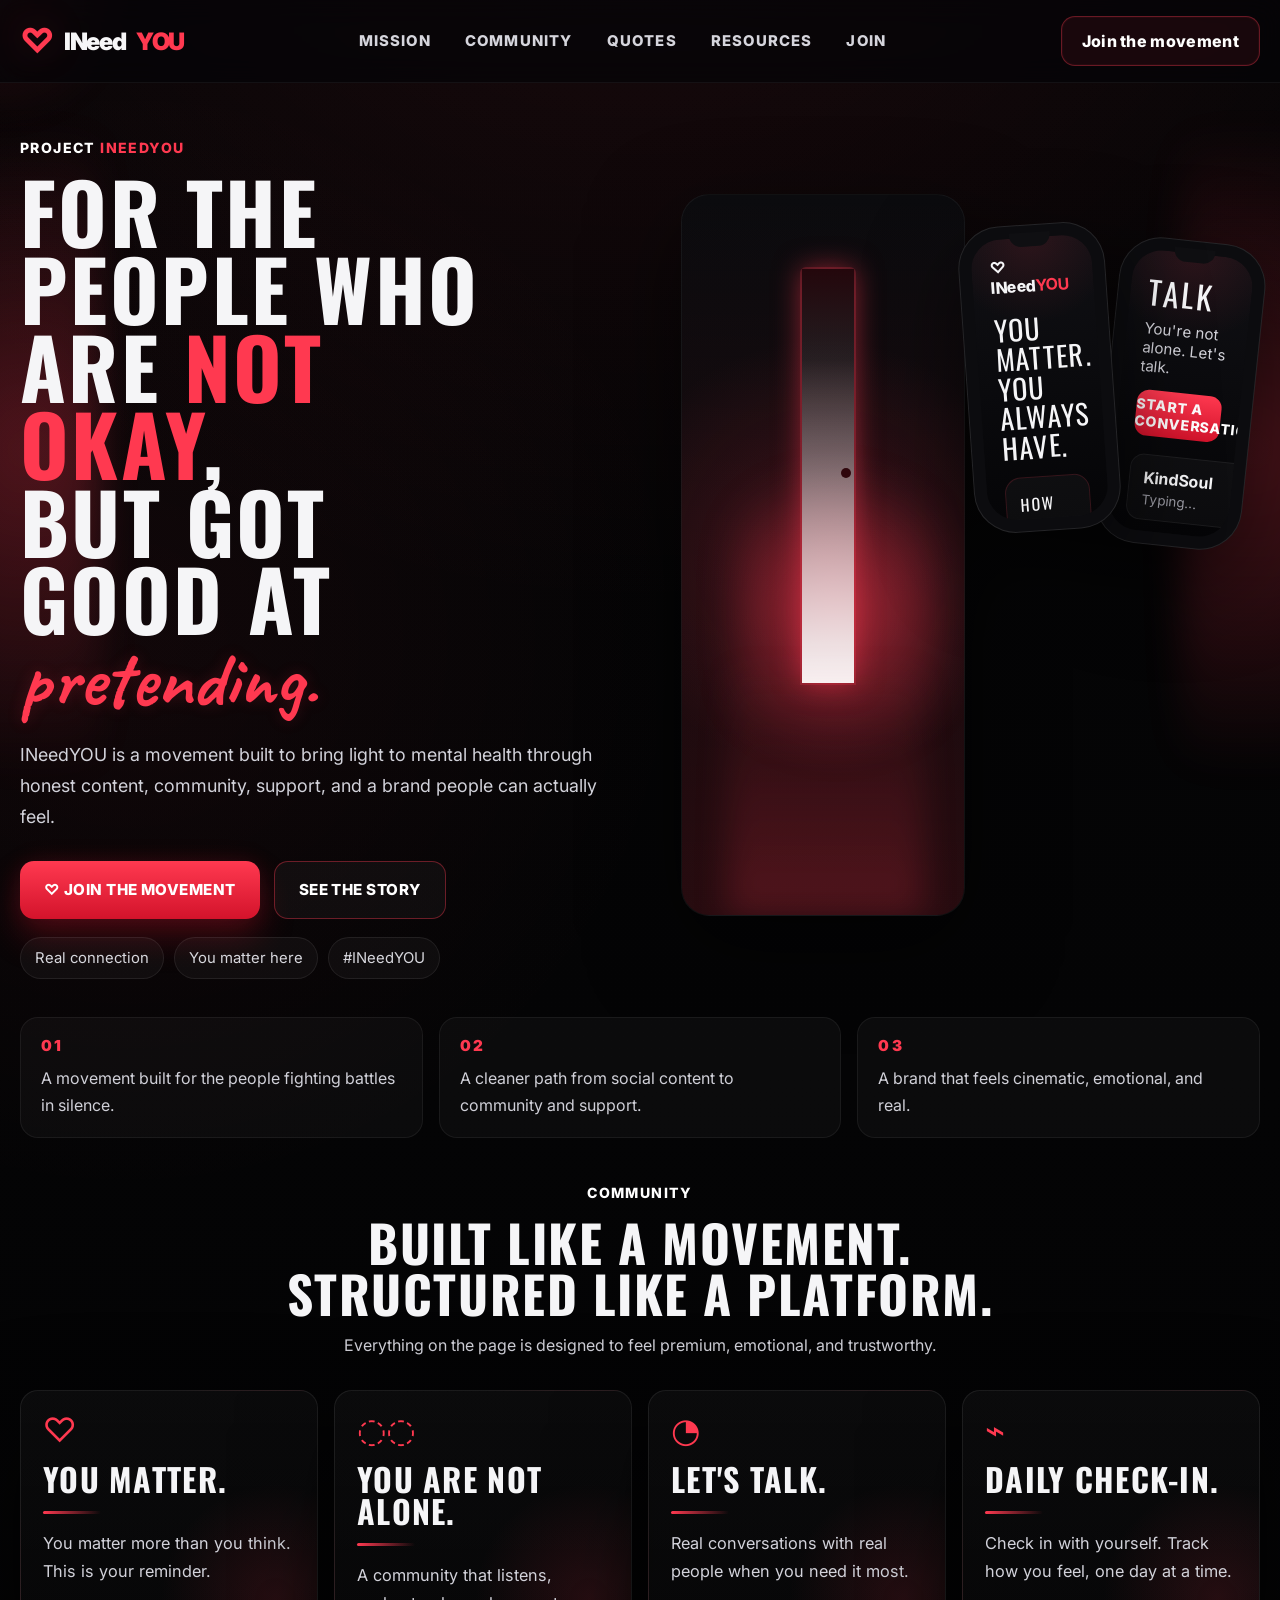
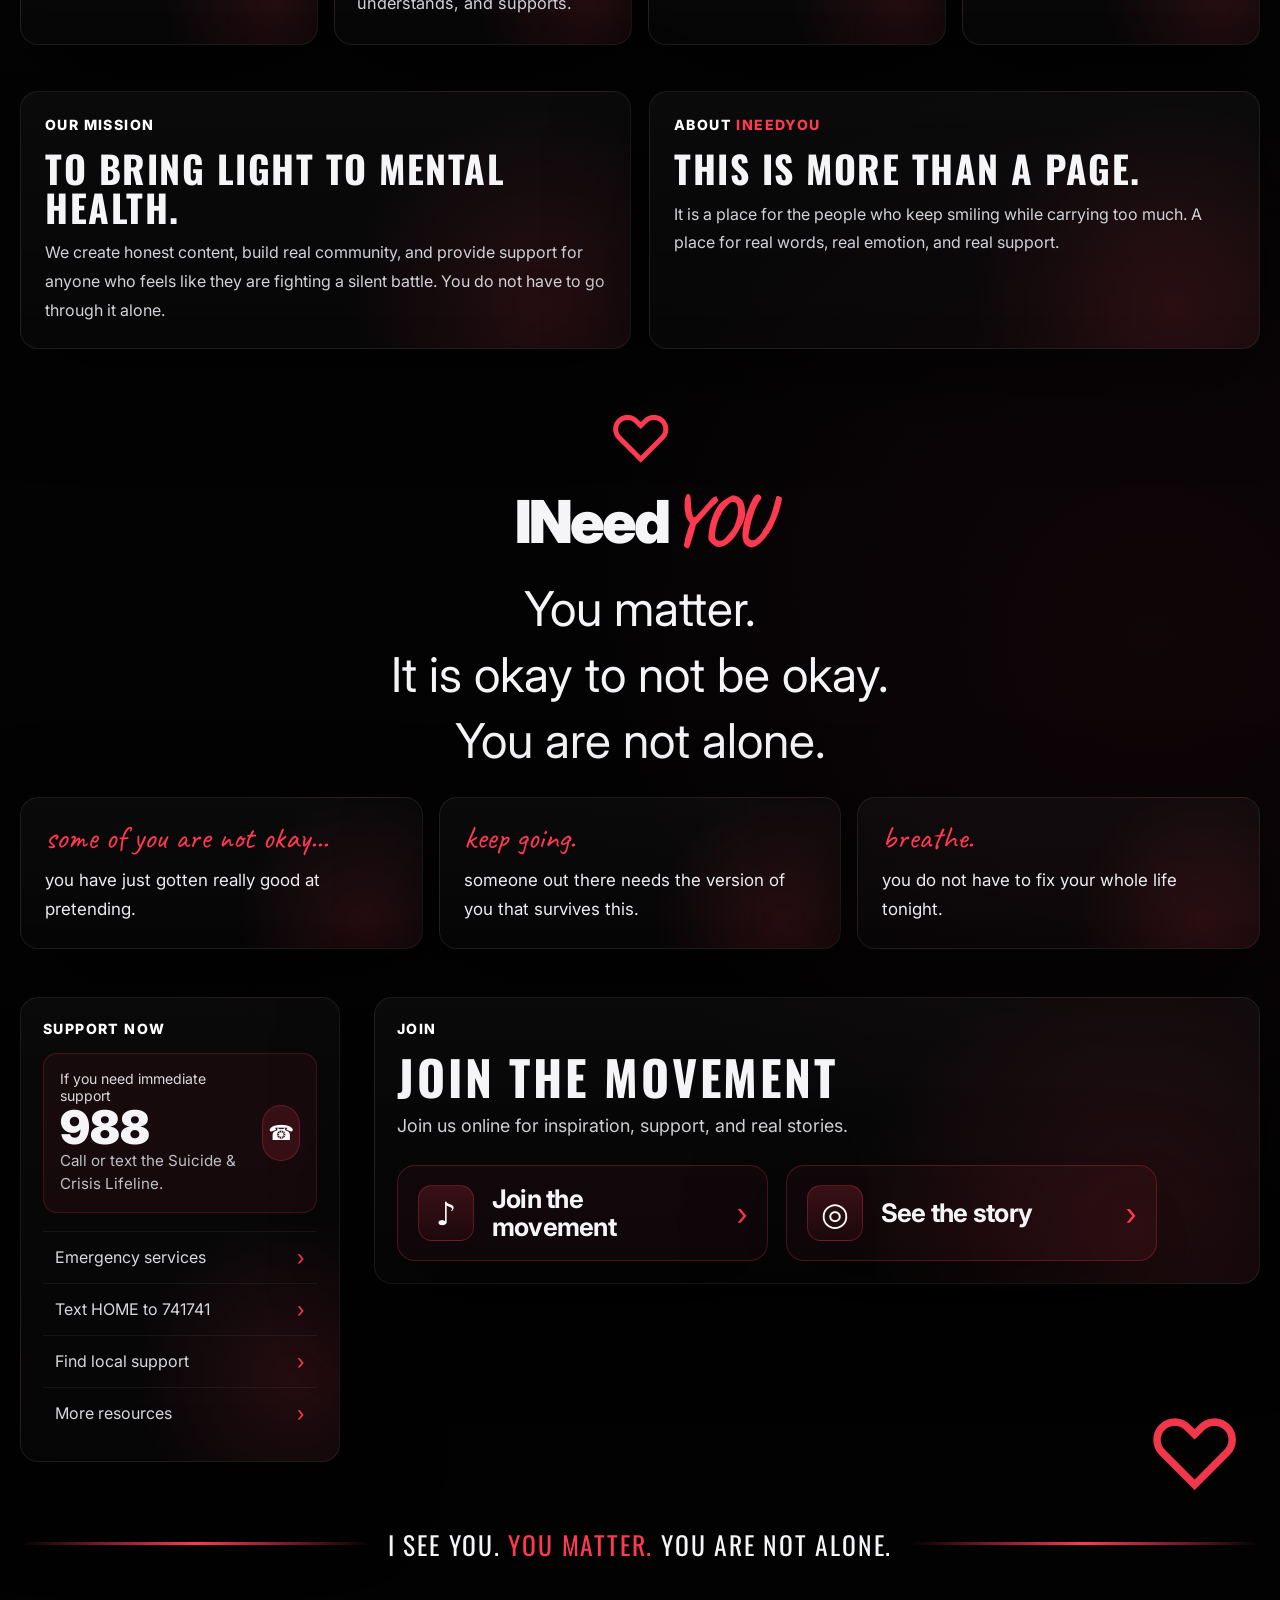
<file: index.html>
<!DOCTYPE html>
<html lang="en">
<head>
  <meta charset="UTF-8" />
  <meta name="viewport" content="width=device-width, initial-scale=1.0" />
  <title>INeedYOU</title>
  <meta name="description" content="INeedYOU — a cinematic movement for people who feel alone, unheard, or overwhelmed." />
  <link rel="preconnect" href="https://fonts.googleapis.com">
  <link rel="preconnect" href="https://fonts.gstatic.com" crossorigin>
  <link href="https://fonts.googleapis.com/css2?family=Inter:wght@400;500;600;700;800;900&family=Oswald:wght@500;600;700&family=Caveat:wght@700&display=swap" rel="stylesheet">
  <link rel="stylesheet" href="styles.css?v=10" />
</head>
<body>
  <div class="bg-grid"></div>
  <div class="ambient ambient-left"></div>
  <div class="ambient ambient-right"></div>
  <div class="cursor-glow"></div>

  <header class="site-header">
    <div class="container nav">
      <a href="#top" class="logo" aria-label="INeedYOU home">
        <span class="logo-heart">♡</span>
        <span class="logo-word">INeed</span>
        <span class="logo-you">YOU</span>
      </a>

      <button class="menu-toggle" aria-label="Toggle navigation" aria-expanded="false">☰</button>

      <nav class="nav-links" id="site-nav">
        <a href="#mission">Mission</a>
        <a href="#community">Community</a>
        <a href="#quotes">Quotes</a>
        <a href="#resources">Resources</a>
        <a href="#join">Join</a>
      </nav>

      <a href="#join" class="nav-cta">Join the movement</a>
    </div>
  </header>

  <main id="top">
    <section class="hero">
      <div class="container hero-grid">
        <div class="hero-copy reveal">
          <div class="eyebrow">PROJECT <span>INeedYOU</span></div>

          <h1>
            FOR THE PEOPLE WHO
            <span class="line-break">ARE <span class="red">NOT OKAY</span>,</span>
            <span class="line-break">BUT GOT GOOD AT</span>
            <span class="script">pretending.</span>
          </h1>

          <p class="hero-text">
            INeedYOU is a movement built to bring light to mental health through honest content,
            community, support, and a brand people can actually feel.
          </p>

          <div class="hero-actions">
            <a href="#join" class="btn btn-primary">♡ Join the movement</a>
            <a href="#quotes" class="btn btn-secondary">See the story</a>
          </div>

          <div class="hero-badges">
            <span>Real connection</span>
            <span>You matter here</span>
            <span>#INeedYOU</span>
          </div>
        </div>

        <div class="hero-visual reveal">
          <div class="hero-door-card">
            <div class="door-glow"></div>
            <div class="door-frame">
              <div class="door"></div>
            </div>
            <div class="door-reflection"></div>
          </div>

          <div class="hero-phones">
            <div class="phone phone-main">
              <div class="phone-screen">
                <div class="phone-brand">♡ <span>INeed</span><strong>YOU</strong></div>
                <div class="phone-copy">YOU MATTER.<br>YOU ALWAYS HAVE.</div>

                <div class="mini-card">
                  <div class="mini-label">HOW ARE YOU</div>
                  <div class="mini-highlight">REALLY FEELING?</div>
                  <div class="mood-grid">
                    <span>1</span><span>2</span><span>3</span><span>4</span><span class="live">5</span>
                    <span>6</span><span>7</span><span>8</span><span>9</span><span>10</span>
                  </div>
                </div>

                <div class="mini-card">
                  <div class="mini-label">WHAT'S ON YOUR MIND?</div>
                  <div class="mini-input">Write something (optional)... <em>♡</em></div>
                </div>

                <a href="#join" class="phone-btn">Save check-in</a>

                <div class="tabbar">
                  <span class="active">Home</span>
                  <span>Community</span>
                  <span>Talk</span>
                  <span>Resources</span>
                </div>
              </div>
            </div>

            <div class="phone phone-secondary">
              <div class="phone-screen">
                <div class="talk-title">TALK</div>
                <div class="talk-sub">You're not alone. Let's talk.</div>
                <a href="#join" class="phone-btn alt">Start a conversation</a>

                <div class="chat-list">
                  <div class="chat-item"><strong>KindSoul</strong><span>Typing...</span></div>
                  <div class="chat-item"><strong>RealOne</strong><span>You: Thank you</span></div>
                  <div class="chat-item"><strong>StrongerTogether</strong><span>You: I appreciate you</span></div>
                  <div class="chat-item"><strong>BeKind</strong><span>You: Means a lot</span></div>
                </div>

                <div class="tabbar">
                  <span>Home</span>
                  <span class="active">Talk</span>
                  <span>Check-In</span>
                  <span>Resources</span>
                </div>
              </div>
            </div>
          </div>
        </div>
      </div>
    </section>

    <section class="metrics reveal">
      <div class="container metrics-grid">
        <div class="metric-card">
          <div class="metric-number">01</div>
          <div class="metric-text">A movement built for the people fighting battles in silence.</div>
        </div>
        <div class="metric-card">
          <div class="metric-number">02</div>
          <div class="metric-text">A cleaner path from social content to community and support.</div>
        </div>
        <div class="metric-card">
          <div class="metric-number">03</div>
          <div class="metric-text">A brand that feels cinematic, emotional, and real.</div>
        </div>
      </div>
    </section>

    <section class="feature-section" id="community">
      <div class="container">
        <div class="section-head reveal">
          <div class="eyebrow">Community</div>
          <h2>Built like a movement. Structured like a platform.</h2>
          <p>Everything on the page is designed to feel premium, emotional, and trustworthy.</p>
        </div>

        <div class="feature-grid">
          <article class="feature-card reveal">
            <div class="feature-icon">♡</div>
            <h3>YOU MATTER.</h3>
            <div class="card-line"></div>
            <p>You matter more than you think. This is your reminder.</p>
          </article>

          <article class="feature-card reveal">
            <div class="feature-icon">◌◌</div>
            <h3>YOU ARE NOT ALONE.</h3>
            <div class="card-line"></div>
            <p>A community that listens, understands, and supports.</p>
          </article>

          <article class="feature-card reveal">
            <div class="feature-icon">◔</div>
            <h3>LET'S TALK.</h3>
            <div class="card-line"></div>
            <p>Real conversations with real people when you need it most.</p>
          </article>

          <article class="feature-card reveal">
            <div class="feature-icon">⌁</div>
            <h3>DAILY CHECK-IN.</h3>
            <div class="card-line"></div>
            <p>Check in with yourself. Track how you feel, one day at a time.</p>
          </article>
        </div>
      </div>
    </section>

    <section class="mission-section" id="mission">
      <div class="container mission-grid">
        <div class="mission-card reveal">
          <div class="eyebrow">OUR MISSION</div>
          <h2>TO BRING LIGHT TO MENTAL HEALTH.</h2>
          <p>
            We create honest content, build real community, and provide support for anyone who feels
            like they are fighting a silent battle. You do not have to go through it alone.
          </p>
        </div>

        <div class="mission-card reveal">
          <div class="eyebrow">ABOUT <span>INeedYOU</span></div>
          <h2>THIS IS MORE THAN A PAGE.</h2>
          <p>
            It is a place for the people who keep smiling while carrying too much.
            A place for real words, real emotion, and real support.
          </p>
        </div>
      </div>
    </section>

    <section class="quote-section" id="quotes">
      <div class="container">
        <div class="quote-hero reveal">
          <div class="quote-logo">
            <div class="quote-heart">♡</div>
            <div class="quote-wordmark"><span>INeed</span><strong>YOU</strong></div>
          </div>

          <div class="quote-lines">
            <p>You matter.</p>
            <p>It is okay to not be okay.</p>
            <p>You are not alone.</p>
          </div>
        </div>

        <div class="quote-grid">
          <article class="quote-card reveal">
            <div class="quote-script">some of you are not okay...</div>
            <div class="quote-body">you have just gotten really good at pretending.</div>
          </article>
          <article class="quote-card reveal">
            <div class="quote-script">keep going.</div>
            <div class="quote-body">someone out there needs the version of you that survives this.</div>
          </article>
          <article class="quote-card reveal">
            <div class="quote-script">breathe.</div>
            <div class="quote-body">you do not have to fix your whole life tonight.</div>
          </article>
        </div>
      </div>
    </section>

    <section class="bottom-section">
      <div class="container bottom-grid">
        <div class="resource-card reveal" id="resources">
          <div class="eyebrow">SUPPORT NOW</div>
          <div class="resource-panel">
            <div>
              <div class="resource-mini">If you need immediate support</div>
              <div class="resource-number">988</div>
              <div class="resource-copy">Call or text the Suicide &amp; Crisis Lifeline.</div>
            </div>
            <div class="resource-phone">☎</div>
          </div>

          <div class="resource-item">Emergency services <span>›</span></div>
          <div class="resource-item">Text HOME to 741741 <span>›</span></div>
          <div class="resource-item">Find local support <span>›</span></div>
          <div class="resource-item">More resources <span>›</span></div>
        </div>

        <div class="join-card reveal" id="join">
          <div class="eyebrow">JOIN</div>
          <h2>JOIN THE MOVEMENT</h2>
          <p>Join us online for inspiration, support, and real stories.</p>

          <div class="social-grid">
            <a href="https://www.tiktok.com/@iineed..you" target="_blank" class="social-card">
              <div class="social-icon">♪</div>
              <div class="social-copy">Join the movement</div>
              <div class="social-arrow">›</div>
            </a>

            <a href="https://www.instagram.com/ineedyou.global" target="_blank" class="social-card">
              <div class="social-icon">◎</div>
              <div class="social-copy">See the story</div>
              <div class="social-arrow">›</div>
            </a>
          </div>
        </div>
      </div>

      <div class="floating-heart">♡</div>
    </section>
  </main>

  <footer class="site-footer">
    <div class="container footer-inner">
      <div class="footer-line"></div>
      <p>I SEE YOU. <span>YOU MATTER.</span> YOU ARE NOT ALONE.</p>
      <div class="footer-line"></div>
    </div>
  </footer>

  <script src="script.js?v=10"></script>
</body>
</html>
</file>
<file: styles.css>
:root{
  --bg:#040404;
  --bg-soft:#09090b;
  --panel:rgba(255,255,255,.04);
  --panel-2:rgba(255,255,255,.06);
  --line:rgba(255,255,255,.08);
  --line-strong:rgba(255,255,255,.14);
  --text:#f5f5f7;
  --muted:#b6b6bf;
  --muted-2:#8e8e97;
  --red:#d3132b;
  --red-2:#ff3950;
  --glow:0 0 40px rgba(255,57,80,.22);
  --shadow:0 30px 90px rgba(0,0,0,.58);
  --radius:22px;
  --radius-lg:28px;
  --max:1380px;
}

*{box-sizing:border-box}
html{scroll-behavior:smooth}
body{
  margin:0;
  font-family:Inter,system-ui,-apple-system,BlinkMacSystemFont,"Segoe UI",sans-serif;
  color:var(--text);
  background:
    radial-gradient(circle at 50% -10%, rgba(255,57,80,.10), transparent 26%),
    radial-gradient(circle at 10% 20%, rgba(255,57,80,.05), transparent 20%),
    radial-gradient(circle at 90% 70%, rgba(255,57,80,.05), transparent 24%),
    linear-gradient(180deg, #050506 0%, #020203 100%);
  overflow-x:hidden;
}
a{text-decoration:none;color:inherit}
img{max-width:100%;display:block}
button{font:inherit}
.container{
  width:min(var(--max), calc(100% - 40px));
  margin:0 auto;
  position:relative;
  z-index:2;
}

/* ambient */
.bg-grid{
  position:fixed;
  inset:0;
  pointer-events:none;
  z-index:0;
  opacity:.07;
  background-image:
    linear-gradient(rgba(255,255,255,.08) 1px, transparent 1px),
    linear-gradient(90deg, rgba(255,255,255,.08) 1px, transparent 1px);
  background-size:48px 48px;
  mask-image:radial-gradient(circle at center, black 35%, transparent 85%);
}
.ambient{
  position:fixed;
  top:0;
  bottom:0;
  width:140px;
  pointer-events:none;
  z-index:0;
  background:radial-gradient(circle at center, rgba(255,57,80,.28), rgba(255,57,80,0) 72%);
  filter:blur(18px);
  animation:ambientPulse 5s ease-in-out infinite;
}
.ambient-left{left:-40px}
.ambient-right{right:-40px}
.cursor-glow{
  position:fixed;
  width:260px;
  height:260px;
  border-radius:999px;
  pointer-events:none;
  z-index:0;
  background:radial-gradient(circle, rgba(255,57,80,.12), rgba(255,57,80,0) 72%);
  filter:blur(12px);
  transform:translate(-50%,-50%);
}
@keyframes ambientPulse{
  0%,100%{opacity:.62}
  50%{opacity:1}
}

/* header */
.site-header{
  position:sticky;
  top:0;
  z-index:50;
  backdrop-filter:blur(14px);
  background:rgba(5,5,7,.72);
  border-bottom:1px solid rgba(255,255,255,.05);
}
.nav{
  min-height:82px;
  display:grid;
  grid-template-columns:auto 1fr auto;
  align-items:center;
  gap:28px;
}
.logo{
  display:flex;
  align-items:center;
  gap:10px;
  font-size:1.5rem;
  font-weight:900;
  letter-spacing:-.05em;
  white-space:nowrap;
}
.logo-heart{
  color:var(--red-2);
  font-size:2.15rem;
  line-height:1;
  text-shadow:var(--glow);
}
.logo-word{color:#f6f6f8}
.logo-you{color:var(--red-2)}
.menu-toggle{
  display:none;
  background:rgba(255,255,255,.04);
  border:1px solid var(--line);
  color:#fff;
  width:48px;
  height:48px;
  border-radius:14px;
}
.nav-links{
  display:flex;
  justify-content:center;
  align-items:center;
  gap:34px;
}
.nav-links a{
  position:relative;
  color:#d5d5dc;
  font-size:.93rem;
  font-weight:800;
  letter-spacing:.08em;
  text-transform:uppercase;
  transition:color .2s ease;
}
.nav-links a:hover{color:#fff}
.nav-cta{
  display:inline-flex;
  align-items:center;
  justify-content:center;
  min-height:50px;
  padding:0 20px;
  border-radius:14px;
  border:1px solid rgba(255,57,80,.35);
  background:rgba(255,57,80,.08);
  color:#fff;
  font-weight:800;
  letter-spacing:.02em;
  box-shadow:inset 0 0 0 1px rgba(255,57,80,.05);
}

/* hero */
.hero{
  padding:56px 0 32px;
}
.hero-grid{
  display:grid;
  grid-template-columns:minmax(0,1.02fr) minmax(0,.98fr);
  gap:34px;
  align-items:center;
}
.eyebrow{
  margin:0 0 16px;
  color:#fff;
  font-size:.88rem;
  font-weight:800;
  letter-spacing:.10em;
  text-transform:uppercase;
}
.eyebrow span{color:var(--red-2)}
.hero h1{
  margin:0;
  font-family:Oswald, Impact, sans-serif;
  font-size:clamp(3.1rem, 6.5vw, 6.4rem);
  line-height:.93;
  letter-spacing:.03em;
  text-transform:uppercase;
  max-width:11ch;
}
.line-break{display:block}
.red{color:var(--red-2)}
.script{
  display:block;
  margin-top:8px;
  font-family:Caveat,cursive;
  text-transform:none;
  letter-spacing:0;
  color:var(--red-2);
  font-size:.94em;
  line-height:.9;
  text-shadow:0 0 16px rgba(255,57,80,.18);
}
.hero-text{
  max-width:600px;
  margin:24px 0 28px;
  font-size:1.12rem;
  line-height:1.75;
  color:#d2d2da;
}
.hero-actions{
  display:flex;
  flex-wrap:wrap;
  gap:14px;
  margin-bottom:18px;
}
.btn{
  display:inline-flex;
  align-items:center;
  justify-content:center;
  min-height:58px;
  padding:0 24px;
  border-radius:14px;
  font-weight:800;
  font-size:.95rem;
  letter-spacing:.03em;
  text-transform:uppercase;
  transition:transform .2s ease, box-shadow .2s ease, border-color .2s ease;
}
.btn:hover{transform:translateY(-2px)}
.btn-primary{
  color:#fff;
  background:linear-gradient(180deg, var(--red-2), var(--red));
  box-shadow:0 18px 34px rgba(211,19,43,.26), 0 0 24px rgba(255,57,80,.12);
}
.btn-secondary{
  color:#fff;
  background:rgba(255,255,255,.035);
  border:1px solid rgba(255,57,80,.38);
}
.hero-badges{
  display:flex;
  flex-wrap:wrap;
  gap:10px;
}
.hero-badges span{
  padding:11px 14px;
  border-radius:999px;
  background:rgba(255,255,255,.035);
  border:1px solid var(--line);
  color:#d7d7dd;
  font-size:.93rem;
}
.hero-visual{
  position:relative;
  min-height:760px;
}
.hero-door-card{
  position:absolute;
  inset:2% auto 3% 2%;
  width:48%;
  border-radius:var(--radius-lg);
  overflow:hidden;
  background:
    radial-gradient(circle at center, rgba(255,57,80,.18), rgba(255,57,80,0) 56%),
    linear-gradient(180deg, #0b0b0e, #040405 100%);
  border:1px solid rgba(255,255,255,.05);
  box-shadow:var(--shadow);
}
.hero-door-card::before{
  content:"";
  position:absolute;
  inset:0;
  background:linear-gradient(180deg, transparent 0%, rgba(255,57,80,.08) 58%, rgba(255,57,80,.14) 100%);
}
.door-glow{
  position:absolute;
  inset:auto 8% 18% 18%;
  height:48%;
  background:radial-gradient(circle, rgba(255,57,80,.56), rgba(255,57,80,0) 72%);
  filter:blur(18px);
  animation:doorGlow 3.8s ease-in-out infinite;
}
.door-frame{
  position:absolute;
  left:42%;
  top:10%;
  width:20%;
  height:58%;
  border:2px solid rgba(255,57,80,.20);
  border-radius:6px 6px 0 0;
}
.door{
  position:absolute;
  inset:0;
  background:linear-gradient(180deg, #24070c 0%, rgba(255,255,255,.08) 22%, rgba(255,255,255,.96) 100%);
  box-shadow:0 0 28px rgba(255,57,80,.55);
}
.door::after{
  content:"";
  position:absolute;
  right:7%;
  top:48%;
  width:10px;
  height:10px;
  border-radius:999px;
  background:#30070d;
}
.door-reflection{
  position:absolute;
  left:16%;
  right:14%;
  bottom:0;
  height:34%;
  background:linear-gradient(180deg, rgba(255,57,80,.03), rgba(255,57,80,.20));
  filter:blur(16px);
}
@keyframes doorGlow{
  0%,100%{opacity:.72;transform:scale(1)}
  50%{opacity:1;transform:scale(1.04)}
}

.hero-phones{
  position:absolute;
  right:0;
  top:0;
  width:54%;
  height:100%;
}
.phone{
  position:absolute;
  width:46%;
  aspect-ratio:9/18.8;
  border-radius:42px;
  background:#0c0c0f;
  border:1px solid rgba(255,255,255,.10);
  padding:12px;
  box-shadow:var(--shadow);
}
.phone::before{
  content:"";
  position:absolute;
  top:7px;
  left:50%;
  transform:translateX(-50%);
  width:28%;
  height:14px;
  border-radius:0 0 12px 12px;
  background:#0f0f12;
  z-index:3;
}
.phone-main{
  left:8%;
  top:6%;
  transform:rotate(-4deg);
  z-index:3;
  animation:floatMain 4.2s ease-in-out infinite;
}
.phone-secondary{
  right:2%;
  top:8%;
  transform:rotate(6deg);
  z-index:2;
  animation:floatSecondary 4.2s ease-in-out infinite .7s;
}
@keyframes floatMain{
  0%,100%{transform:translateY(0) rotate(-4deg)}
  50%{transform:translateY(-10px) rotate(-4deg)}
}
@keyframes floatSecondary{
  0%,100%{transform:translateY(0) rotate(6deg)}
  50%{transform:translateY(-14px) rotate(6deg)}
}
.phone-screen{
  width:100%;
  height:100%;
  border-radius:30px;
  overflow:hidden;
  padding:18px;
  background:
    radial-gradient(circle at top, rgba(255,57,80,.12), transparent 30%),
    linear-gradient(180deg, #101014 0%, #050507 100%);
}
.phone-brand{
  margin-bottom:18px;
  font-size:1rem;
  font-weight:800;
  letter-spacing:-.03em;
}
.phone-brand strong{color:var(--red-2)}
.phone-copy{
  margin:0 0 16px;
  font-family:Oswald,sans-serif;
  font-size:1.75rem;
  line-height:1.05;
  letter-spacing:.05em;
}
.mini-card{
  margin-bottom:14px;
  padding:14px;
  border-radius:16px;
  background:rgba(255,255,255,.035);
  border:1px solid rgba(255,57,80,.16);
}
.mini-label,.talk-title{
  font-family:Oswald,sans-serif;
  text-transform:uppercase;
  letter-spacing:.08em;
}
.mini-highlight{
  margin-bottom:10px;
  color:var(--red-2);
  font-family:Oswald,sans-serif;
  text-transform:uppercase;
  letter-spacing:.08em;
}
.mood-grid{
  display:grid;
  grid-template-columns:repeat(5,1fr);
  gap:8px;
}
.mood-grid span{
  display:grid;
  place-items:center;
  aspect-ratio:1;
  border-radius:999px;
  border:1px solid rgba(255,255,255,.10);
  color:#d8d8df;
  font-size:.86rem;
}
.mood-grid .live{
  color:#fff;
  border-color:transparent;
  background:linear-gradient(180deg, var(--red-2), var(--red));
  box-shadow:0 0 18px rgba(255,57,80,.35);
}
.mini-input{
  margin-top:10px;
  min-height:58px;
  border-radius:14px;
  border:1px solid rgba(255,255,255,.06);
  background:#0d0d10;
  color:#7c7c85;
  padding:14px;
  display:flex;
  justify-content:space-between;
  align-items:center;
}
.mini-input em{font-style:normal;color:var(--red-2)}
.phone-btn{
  display:grid;
  place-items:center;
  min-height:46px;
  margin-bottom:14px;
  border-radius:12px;
  color:#fff;
  font-size:.88rem;
  font-weight:800;
  letter-spacing:.05em;
  text-transform:uppercase;
  background:linear-gradient(180deg, var(--red-2), var(--red));
}
.phone-btn.alt{margin:14px 0 18px}
.tabbar{
  display:flex;
  justify-content:space-between;
  gap:8px;
  font-size:.70rem;
  color:#8f8f97;
}
.tabbar .active{color:var(--red-2)}
.talk-title{
  margin-bottom:4px;
  font-size:2rem;
}
.talk-sub{
  color:#d3d3da;
  font-size:.95rem;
  margin-bottom:8px;
}
.chat-list{
  display:grid;
  gap:12px;
}
.chat-item{
  display:grid;
  gap:4px;
  padding:12px 14px;
  border-radius:14px;
  background:rgba(255,255,255,.03);
  border:1px solid rgba(255,255,255,.06);
}
.chat-item span{
  color:#9b9ba4;
  font-size:.84rem;
}

/* metrics */
.metrics{
  padding:6px 0 20px;
}
.metrics-grid{
  display:grid;
  grid-template-columns:repeat(3,minmax(0,1fr));
  gap:16px;
}
.metric-card{
  padding:18px 20px;
  border-radius:18px;
  background:rgba(255,255,255,.03);
  border:1px solid rgba(255,255,255,.06);
}
.metric-number{
  color:var(--red-2);
  font-weight:900;
  font-size:.95rem;
  letter-spacing:.16em;
  margin-bottom:10px;
}
.metric-text{
  color:#d0d0d8;
  line-height:1.7;
}

/* section heads */
.section-head{
  text-align:center;
  max-width:760px;
  margin:0 auto 30px;
}
.section-head h2{
  margin:0 0 12px;
  font-family:Oswald,sans-serif;
  font-size:clamp(2.3rem,4vw,4rem);
  line-height:1;
  letter-spacing:.03em;
  text-transform:uppercase;
}
.section-head p{
  margin:0;
  color:#d0d0d8;
  line-height:1.8;
}

/* features */
.feature-section{
  padding:26px 0 34px;
}
.feature-grid{
  display:grid;
  grid-template-columns:repeat(4,minmax(0,1fr));
  gap:16px;
}
.feature-card{
  min-height:255px;
  padding:22px;
  border-radius:18px;
  background:
    radial-gradient(circle at 86% 82%, rgba(255,57,80,.12), rgba(255,57,80,0) 35%),
    linear-gradient(180deg, rgba(255,255,255,.03), rgba(255,255,255,.015));
  border:1px solid rgba(255,255,255,.08);
  box-shadow:var(--shadow);
  transition:transform .22s ease, border-color .22s ease, box-shadow .22s ease;
}
.feature-card:hover,
.quote-card:hover,
.social-card:hover,
.metric-card:hover,
.mission-card:hover{
  transform:translateY(-5px);
  border-color:rgba(255,57,80,.28);
}
.feature-icon{
  color:var(--red-2);
  font-size:2.1rem;
  line-height:1;
  margin-bottom:16px;
}
.feature-card h3{
  margin:0;
  font-family:Oswald,sans-serif;
  font-size:2rem;
  line-height:1;
  letter-spacing:.04em;
}
.card-line{
  width:58px;
  height:3px;
  border-radius:999px;
  margin:16px 0;
  background:linear-gradient(90deg, var(--red-2), transparent);
}
.feature-card p{
  margin:0;
  color:#d2d2da;
  line-height:1.7;
  font-size:1.02rem;
}

/* mission */
.mission-section{
  padding:12px 0 34px;
}
.mission-grid{
  display:grid;
  grid-template-columns:repeat(2,minmax(0,1fr));
  gap:18px;
}
.mission-card{
  padding:24px;
  border-radius:18px;
  background:
    radial-gradient(circle at 86% 82%, rgba(255,57,80,.12), rgba(255,57,80,0) 35%),
    linear-gradient(180deg, rgba(255,255,255,.03), rgba(255,255,255,.015));
  border:1px solid rgba(255,255,255,.08);
  box-shadow:var(--shadow);
  transition:transform .22s ease, border-color .22s ease;
}
.mission-card h2{
  margin:0 0 12px;
  font-family:Oswald,sans-serif;
  font-size:2.35rem;
  line-height:1.02;
  letter-spacing:.04em;
  text-transform:uppercase;
}
.mission-card p{
  margin:0;
  color:#d2d2da;
  line-height:1.8;
}

/* quotes */
.quote-section{
  padding:24px 0 36px;
}
.quote-hero{
  text-align:center;
  margin-bottom:28px;
}
.quote-logo{
  display:flex;
  flex-direction:column;
  align-items:center;
  gap:4px;
  margin-bottom:16px;
}
.quote-heart{
  color:var(--red-2);
  font-size:4rem;
  line-height:1;
}
.quote-wordmark{
  font-size:3.7rem;
  font-weight:900;
  letter-spacing:-.05em;
}
.quote-wordmark strong{
  color:var(--red-2);
  font-family:Caveat,cursive;
  font-size:1.2em;
}
.quote-lines p{
  margin:8px 0;
  font-size:clamp(2rem,4vw,3rem);
  line-height:1.2;
}
.quote-grid{
  display:grid;
  grid-template-columns:repeat(3,minmax(0,1fr));
  gap:16px;
}
.quote-card{
  padding:24px;
  border-radius:18px;
  background:
    radial-gradient(circle at 86% 82%, rgba(255,57,80,.12), rgba(255,57,80,0) 35%),
    linear-gradient(180deg, rgba(255,255,255,.03), rgba(255,255,255,.015));
  border:1px solid rgba(255,255,255,.08);
  box-shadow:var(--shadow);
  transition:transform .22s ease, border-color .22s ease;
}
.quote-script{
  margin:0 0 12px;
  font-family:Caveat,cursive;
  color:var(--red-2);
  font-size:2rem;
  line-height:1;
}
.quote-body{
  margin:0;
  color:#ececf1;
  font-size:1.06rem;
  line-height:1.7;
}

/* bottom */
.bottom-section{
  position:relative;
  padding:12px 0 60px;
}
.bottom-grid{
  display:grid;
  grid-template-columns:320px 1fr;
  gap:34px;
  align-items:start;
}
.resource-card,
.join-card{
  padding:22px;
  border-radius:18px;
  background:
    radial-gradient(circle at 86% 82%, rgba(255,57,80,.12), rgba(255,57,80,0) 35%),
    linear-gradient(180deg, rgba(255,255,255,.03), rgba(255,255,255,.015));
  border:1px solid rgba(255,255,255,.08);
  box-shadow:var(--shadow);
}
.resource-panel{
  margin:14px 0 18px;
  padding:16px;
  border-radius:14px;
  border:1px solid rgba(255,57,80,.20);
  background:rgba(255,57,80,.06);
  display:flex;
  justify-content:space-between;
  align-items:center;
  gap:16px;
}
.resource-mini{
  font-size:.88rem;
  color:#dadade;
}
.resource-number{
  font-size:2.9rem;
  font-weight:900;
  line-height:1;
}
.resource-copy{
  color:#bfbfc7;
  line-height:1.5;
  font-size:.95rem;
}
.resource-phone{
  width:56px;
  height:56px;
  border-radius:999px;
  display:grid;
  place-items:center;
  background:rgba(255,57,80,.14);
  border:1px solid rgba(255,57,80,.25);
  color:#fff;
  font-size:1.3rem;
}
.resource-item{
  min-height:52px;
  padding:0 12px;
  border-top:1px solid rgba(255,255,255,.06);
  display:flex;
  align-items:center;
  justify-content:space-between;
  color:#d8d8de;
}
.resource-item span{
  color:var(--red-2);
  font-size:1.3rem;
}
.join-card h2{
  margin:0 0 10px;
  font-family:Oswald,sans-serif;
  font-size:3rem;
  line-height:1;
  letter-spacing:.06em;
  text-transform:uppercase;
}
.join-card p{
  margin:0 0 24px;
  color:#d5d5db;
  font-size:1.12rem;
  line-height:1.7;
}
.social-grid{
  display:grid;
  grid-template-columns:repeat(2,minmax(0,1fr));
  gap:18px;
  max-width:760px;
}
.social-card{
  min-height:96px;
  padding:0 20px;
  border-radius:18px;
  display:grid;
  grid-template-columns:60px 1fr 24px;
  align-items:center;
  gap:14px;
  border:1px solid rgba(255,57,80,.25);
  background:rgba(255,57,80,.04);
  box-shadow:var(--shadow);
  transition:transform .22s ease, border-color .22s ease;
}
.social-icon{
  width:56px;
  height:56px;
  border-radius:14px;
  display:grid;
  place-items:center;
  color:#fff;
  font-size:2rem;
  font-weight:900;
  background:linear-gradient(180deg, rgba(255,57,80,.18), rgba(255,57,80,.06));
  border:1px solid rgba(255,57,80,.28);
}
.social-copy{
  font-size:1.6rem;
  line-height:1.1;
  font-weight:700;
  letter-spacing:-.03em;
}
.social-arrow{
  color:var(--red-2);
  font-size:2rem;
  text-align:right;
}
.floating-heart{
  position:absolute;
  right:3%;
  bottom:10px;
  color:var(--red-2);
  font-size:6rem;
  opacity:.95;
}

/* footer */
.site-footer{
  padding:8px 0 42px;
}
.footer-inner{
  display:flex;
  align-items:center;
  justify-content:center;
  gap:18px;
  position:relative;
}
.footer-line{
  flex:1;
  height:3px;
  border-radius:999px;
  background:linear-gradient(90deg, transparent, var(--red-2), transparent);
}
.footer-inner p{
  margin:0;
  font-family:Oswald,sans-serif;
  font-size:clamp(1.1rem,2vw,2.1rem);
  line-height:1.1;
  text-transform:uppercase;
  letter-spacing:.07em;
  text-align:center;
}
.footer-inner p span{color:var(--red-2)}

/* reveal */
.reveal{
  opacity:0;
  transform:translateY(24px);
  transition:opacity .85s ease, transform .85s ease;
}
.reveal.visible{
  opacity:1;
  transform:none;
}

/* responsive */
@media (max-width: 1200px){
  .hero-grid,
  .bottom-grid{
    grid-template-columns:1fr;
  }
  .metrics-grid,
  .feature-grid,
  .quote-grid,
  .mission-grid{
    grid-template-columns:repeat(2,minmax(0,1fr));
  }
  .hero-visual{min-height:700px}
}
@media (max-width: 900px){
  .menu-toggle{
    display:grid;
    place-items:center;
  }
  .nav{
    grid-template-columns:auto auto;
    grid-template-areas:
      "logo menu"
      "links links";
    padding:18px 0;
  }
  .logo{grid-area:logo}
  .menu-toggle{grid-area:menu}
  .nav-links{
    grid-area:links;
    display:none;
    margin-top:12px;
    flex-wrap:wrap;
    justify-content:flex-start;
    gap:14px 20px;
  }
  .nav-links.open{display:flex}
  .nav-cta{display:none}
  .hero-visual{min-height:640px}
  .hero-door-card{
    position:relative;
    width:100%;
    inset:auto;
    min-height:430px;
  }
  .hero-phones{
    position:relative;
    width:100%;
    height:420px;
    margin-top:-80px;
  }
  .phone{width:48%}
  .social-grid{grid-template-columns:1fr}
}
@media (max-width: 640px){
  .container{width:min(100% - 24px, 100%)}
  .hero{padding-top:28px}
  .hero h1{font-size:clamp(2.7rem, 12vw, 4.7rem)}
  .metrics-grid,
  .feature-grid,
  .quote-grid,
  .mission-grid{
    grid-template-columns:1fr;
  }
  .quote-wordmark{font-size:2.8rem}
  .quote-lines p{font-size:2.1rem}
  .phone-main{left:0}
  .phone-secondary{right:0}
  .phone{width:56%}
  .join-card h2{font-size:2.3rem}
  .social-copy{font-size:1.3rem}
}
</file>
